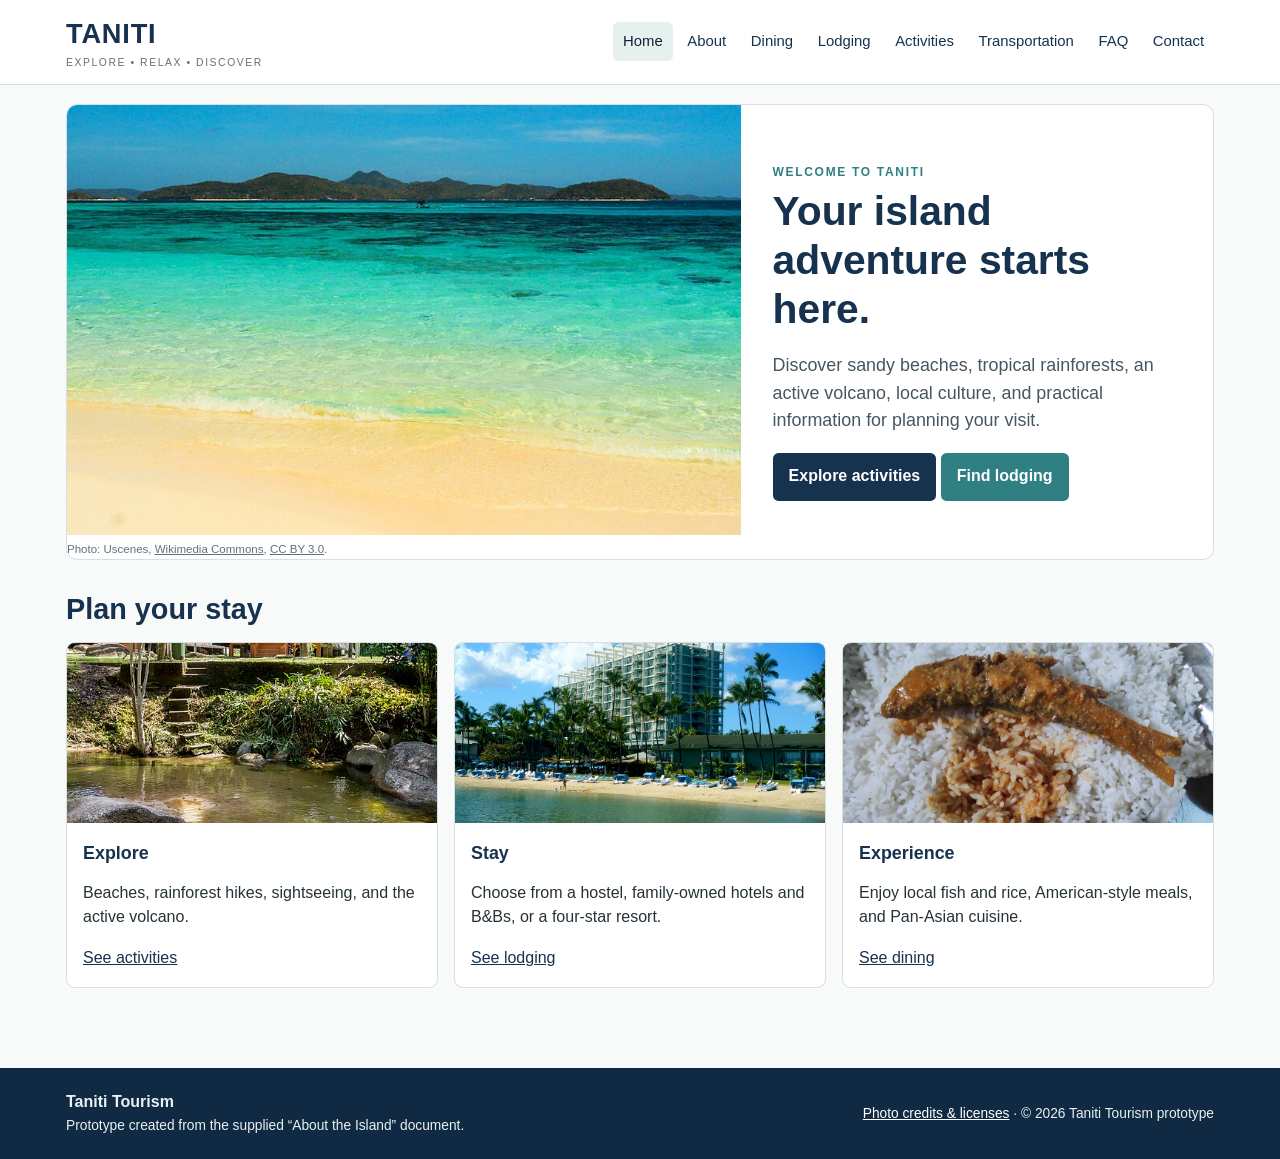
<file: index.html>
<!doctype html>
<html lang="en">

<head>
    <meta charset="utf-8">
    <meta name="viewport" content="width=device-width,initial-scale=1">
    <title>Taniti | Home</title>
    <link rel="stylesheet" href="styles.css">
</head>

<body>
    <header class="site-header">
        <div class="header-inner"><a class="brand" href="index.html">TANITI<span>Explore • Relax • Discover</span></a>
            <nav class="primary-nav" aria-label="Primary navigation"><a href="index.html" aria-current="page">Home</a><a
                    href="about.html">About</a><a href="dining.html">Dining</a><a href="lodging.html">Lodging</a><a
                    href="activities.html">Activities</a><a href="transportation.html">Transportation</a><a
                    href="faq.html">FAQ</a><a href="contact.html">Contact</a></nav>
        </div>
    </header>
    <main>
        <section class="hero">
            <div><img src="images/beach.jpeg" alt="Tropical beach with clear blue water">
                <p class="photo-credit">Photo: Uscenes, <a
                        href="https://commons.wikimedia.org/wiki/File:Tropical_Island_Water_And_Relaxing_Beach_(168670513).jpeg"
                        target="_blank" rel="noopener">Wikimedia Commons</a>, <a
                        href="https://creativecommons.org/licenses/by/3.0/deed.en" target="_blank" rel="noopener">CC BY
                        3.0</a>.</p>
            </div>
            <div class="hero-copy">
                <div class="eyebrow">Welcome to Taniti</div>
                <h1>Your island adventure starts here.</h1>
                <p class="lead">Discover sandy beaches, tropical rainforests, an active volcano, local culture, and
                    practical information for planning your visit.</p><a class="button" href="activities.html">Explore
                    activities</a> <a class="button secondary" href="lodging.html">Find lodging</a>
            </div>
        </section>
        <h2>Plan your stay</h2>
        <section class="cards">
            <article class="card"><img src="images/rainforest.jpg" alt="Tropical rainforest and natural pool">
                <div class="card-body">
                    <h3>Explore</h3>
                    <p>Beaches, rainforest hikes, sightseeing, and the active volcano.</p><a href="activities.html">See
                        activities</a>
                </div>
            </article>
            <article class="card"><img src="images/hotel.jpg" alt="Tropical beachfront hotel">
                <div class="card-body">
                    <h3>Stay</h3>
                    <p>Choose from a hostel, family-owned hotels and B&Bs, or a four-star resort.</p><a
                        href="lodging.html">See lodging</a>
                </div>
            </article>
            <article class="card"><img src="images/fish-rice.jpg" alt="Fish and rice meal">
                <div class="card-body">
                    <h3>Experience</h3>
                    <p>Enjoy local fish and rice, American-style meals, and Pan-Asian cuisine.</p><a
                        href="dining.html">See dining</a>
                </div>
            </article>
        </section>
    </main>
    <footer class="site-footer">
        <div class="footer-inner">
            <div><strong>Taniti Tourism</strong>
                <div class="small">Prototype created from the supplied “About the Island” document.</div>
            </div>
            <div class="small"><a href="credits.html">Photo credits & licenses</a> · © 2026 Taniti Tourism prototype
            </div>
        </div>
    </footer>
</body>

</html>
</file>
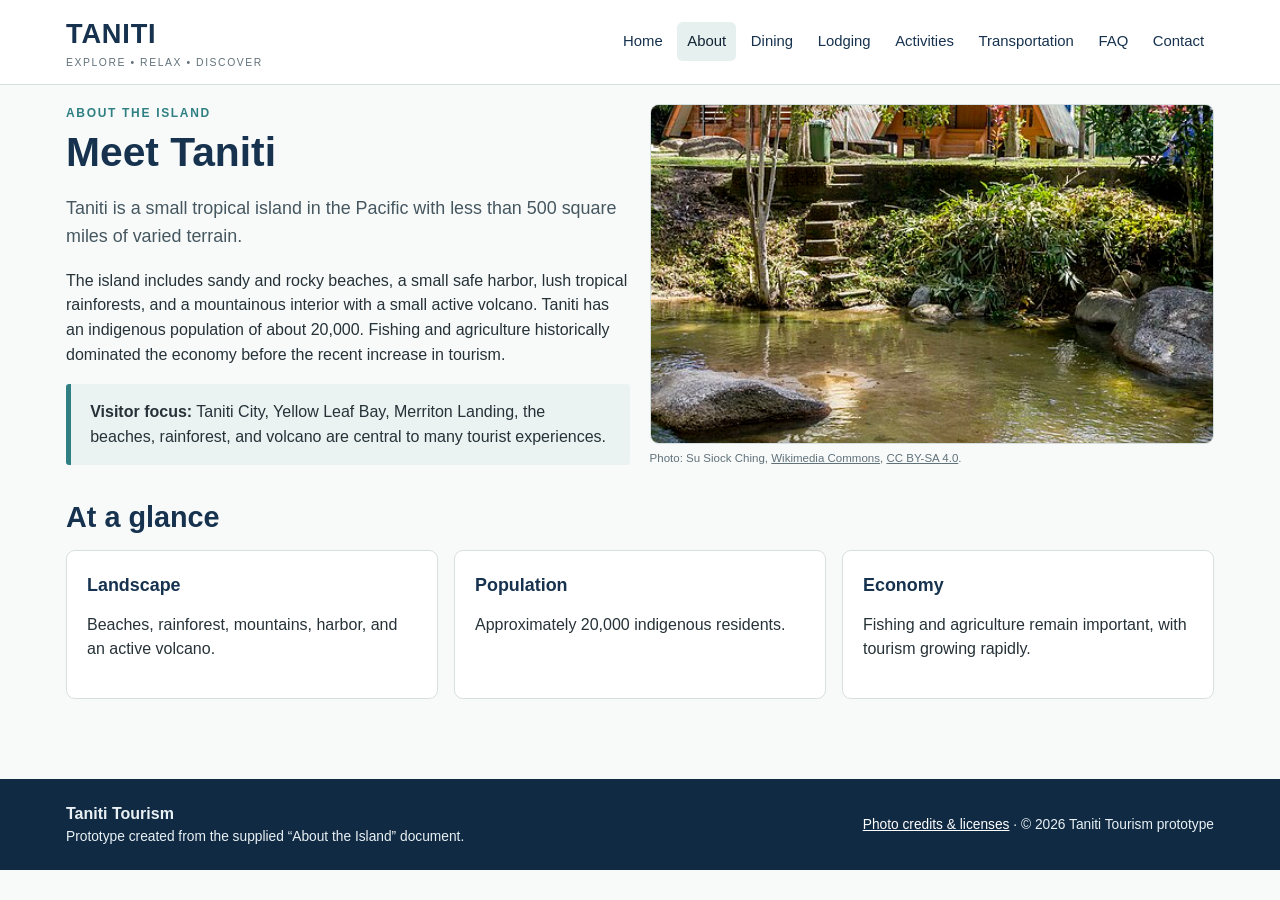
<file: about.html>
<!doctype html>
<html lang="en">

<head>
    <meta charset="utf-8">
    <meta name="viewport" content="width=device-width,initial-scale=1">
    <title>Taniti | About</title>
    <link rel="stylesheet" href="styles.css">
</head>

<body>
    <header class="site-header">
        <div class="header-inner"><a class="brand" href="index.html">TANITI<span>Explore • Relax • Discover</span></a>
            <nav class="primary-nav" aria-label="Primary navigation"><a href="index.html">Home</a><a href="about.html"
                    aria-current="page">About</a><a href="dining.html">Dining</a><a href="lodging.html">Lodging</a><a
                    href="activities.html">Activities</a><a href="transportation.html">Transportation</a><a
                    href="faq.html">FAQ</a><a href="contact.html">Contact</a></nav>
        </div>
    </header>
    <main>
        <div class="grid-2">
            <section>
                <div class="eyebrow">About the island</div>
                <h1>Meet Taniti</h1>
                <p class="lead">Taniti is a small tropical island in the Pacific with less than 500 square miles of
                    varied terrain.</p>
                <p>The island includes sandy and rocky beaches, a small safe harbor, lush tropical rainforests, and a
                    mountainous interior with a small active volcano. Taniti has an indigenous population of about
                    20,000. Fishing and agriculture historically dominated the economy before the recent increase in
                    tourism.</p>
                <div class="callout"><strong>Visitor focus:</strong> Taniti City, Yellow Leaf Bay, Merriton Landing, the
                    beaches, rainforest, and volcano are central to many tourist experiences.</div>
            </section>
            <div><img class="feature-image" src="images/rainforest.jpg" alt="Tropical rainforest and natural pool">
                <p class="photo-credit">Photo: Su Siock Ching, <a
                        href="https://commons.wikimedia.org/wiki/File:Tropical_Rainforest.jpg" target="_blank"
                        rel="noopener">Wikimedia Commons</a>, <a
                        href="https://creativecommons.org/licenses/by-sa/4.0/deed.en" target="_blank" rel="noopener">CC
                        BY-SA 4.0</a>.</p>
            </div>
        </div>
        <h2>At a glance</h2>
        <section class="grid-3">
            <div class="panel">
                <h3>Landscape</h3>
                <p>Beaches, rainforest, mountains, harbor, and an active volcano.</p>
            </div>
            <div class="panel">
                <h3>Population</h3>
                <p>Approximately 20,000 indigenous residents.</p>
            </div>
            <div class="panel">
                <h3>Economy</h3>
                <p>Fishing and agriculture remain important, with tourism growing rapidly.</p>
            </div>
        </section>
    </main>
    <footer class="site-footer">
        <div class="footer-inner">
            <div><strong>Taniti Tourism</strong>
                <div class="small">Prototype created from the supplied “About the Island” document.</div>
            </div>
            <div class="small"><a href="credits.html">Photo credits & licenses</a> · © 2026 Taniti Tourism prototype
            </div>
        </div>
    </footer>
</body>

</html>
</file>
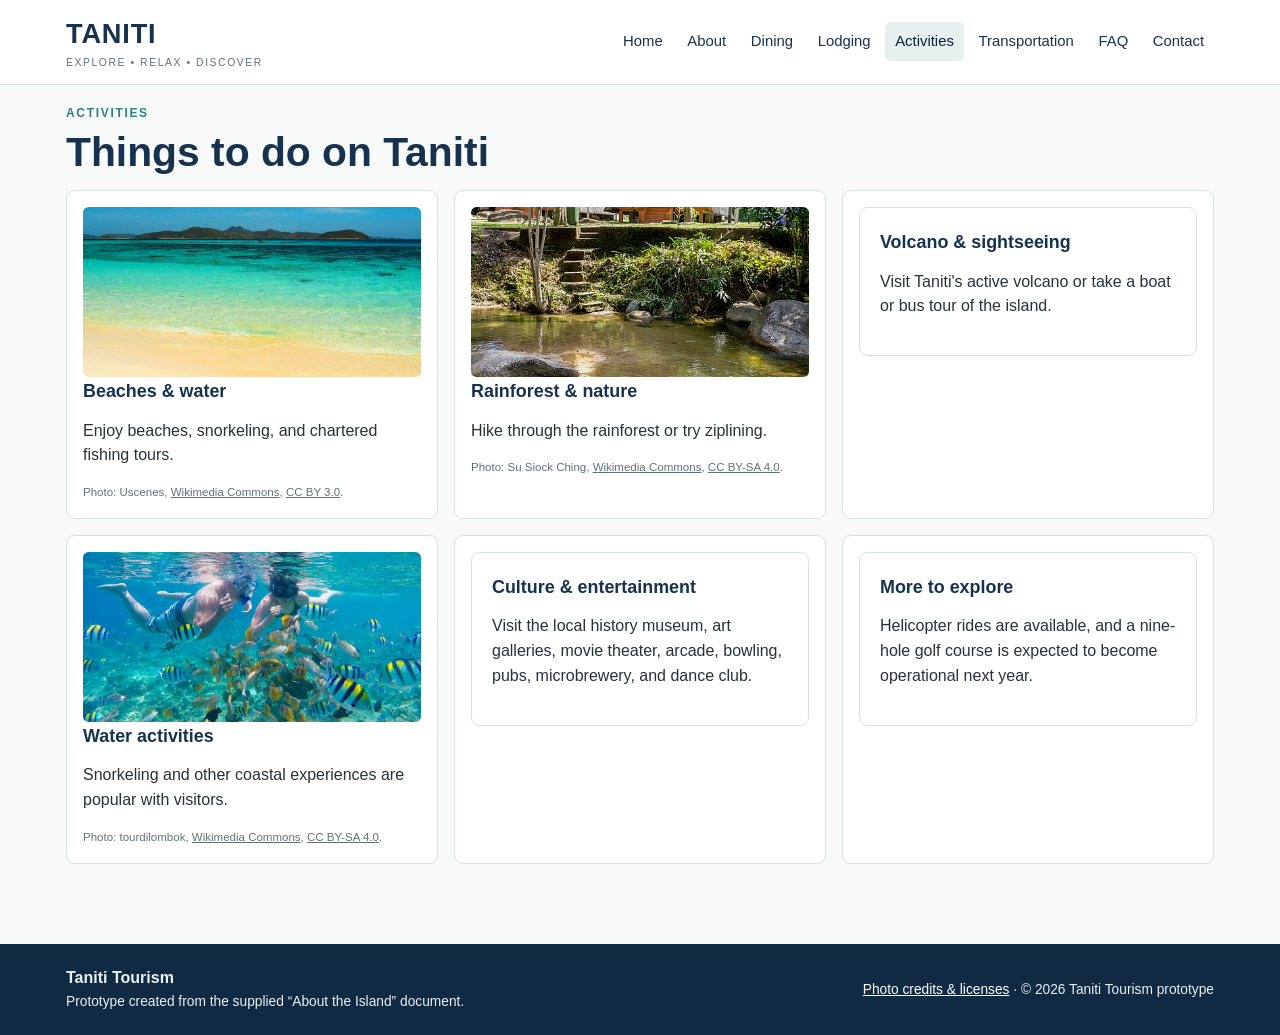
<file: activities.html>
<!doctype html>
<html lang="en">

<head>
    <meta charset="utf-8">
    <meta name="viewport" content="width=device-width,initial-scale=1">
    <title>Taniti | Activities</title>
    <link rel="stylesheet" href="styles.css">
</head>

<body>
    <header class="site-header">
        <div class="header-inner"><a class="brand" href="index.html">TANITI<span>Explore • Relax • Discover</span></a>
            <nav class="primary-nav" aria-label="Primary navigation"><a href="index.html">Home</a><a
                    href="about.html">About</a><a href="dining.html">Dining</a><a href="lodging.html">Lodging</a><a
                    href="activities.html" aria-current="page">Activities</a><a
                    href="transportation.html">Transportation</a><a href="faq.html">FAQ</a><a
                    href="contact.html">Contact</a></nav>
        </div>
    </header>
    <main>
        <div class="eyebrow">Activities</div>
        <h1>Things to do on Taniti</h1>
        <!--<p class="lead">Based on guerrilla-testing feedback, activities are grouped into clear categories so visitors
            can scan the page quickly.</p>-->
        <section class="grid-3">
            <article class="category"><img src="images/beach.jpeg" alt="Tropical beach">
                <h3>Beaches & water</h3>
                <p>Enjoy beaches, snorkeling, and chartered fishing tours.</p>
                <p class="photo-credit">Photo: Uscenes, <a
                        href="https://commons.wikimedia.org/wiki/File:Tropical_Island_Water_And_Relaxing_Beach_(168670513).jpeg"
                        target="_blank" rel="noopener">Wikimedia Commons</a>, <a
                        href="https://creativecommons.org/licenses/by/3.0/deed.en" target="_blank" rel="noopener">CC BY
                        3.0</a>.</p>
            </article>
            <article class="category"><img src="images/rainforest.jpg" alt="Tropical rainforest and natural pool">
                <h3>Rainforest & nature</h3>
                <p>Hike through the rainforest or try ziplining.</p>
                <p class="photo-credit">Photo: Su Siock Ching, <a
                        href="https://commons.wikimedia.org/wiki/File:Tropical_Rainforest.jpg" target="_blank"
                        rel="noopener">Wikimedia Commons</a>, <a
                        href="https://creativecommons.org/licenses/by-sa/4.0/deed.en" target="_blank" rel="noopener">CC
                        BY-SA 4.0</a>.</p>
            </article>
            <article class="category">
                <div class="panel">
                    <h3>Volcano & sightseeing</h3>
                    <p>Visit Taniti's active volcano or take a boat or bus tour of the island.</p>
                </div>
            </article>
            <article class="category"><img src="images/snorkeling.jpg" alt="People snorkeling with tropical fish">
                <h3>Water activities</h3>
                <p>Snorkeling and other coastal experiences are popular with visitors.</p>
                <p class="photo-credit">Photo: tourdilombok, <a
                        href="https://commons.wikimedia.org/wiki/File:Snorkling_nanggu.jpg" target="_blank"
                        rel="noopener">Wikimedia Commons</a>, <a
                        href="https://creativecommons.org/licenses/by-sa/4.0/deed.en" target="_blank" rel="noopener">CC
                        BY-SA 4.0</a>.</p>
            </article>
            <article class="category">
                <div class="panel">
                    <h3>Culture & entertainment</h3>
                    <p>Visit the local history museum, art galleries, movie theater, arcade, bowling, pubs,
                        microbrewery, and dance club.</p>
                </div>
            </article>
            <article class="category">
                <div class="panel">
                    <h3>More to explore</h3>
                    <p>Helicopter rides are available, and a nine-hole golf course is expected to become operational
                        next year.</p>
                </div>
            </article>
        </section>
    </main>
    <footer class="site-footer">
        <div class="footer-inner">
            <div><strong>Taniti Tourism</strong>
                <div class="small">Prototype created from the supplied “About the Island” document.</div>
            </div>
            <div class="small"><a href="credits.html">Photo credits & licenses</a> · © 2026 Taniti Tourism prototype
            </div>
        </div>
    </footer>
</body>

</html>
</file>
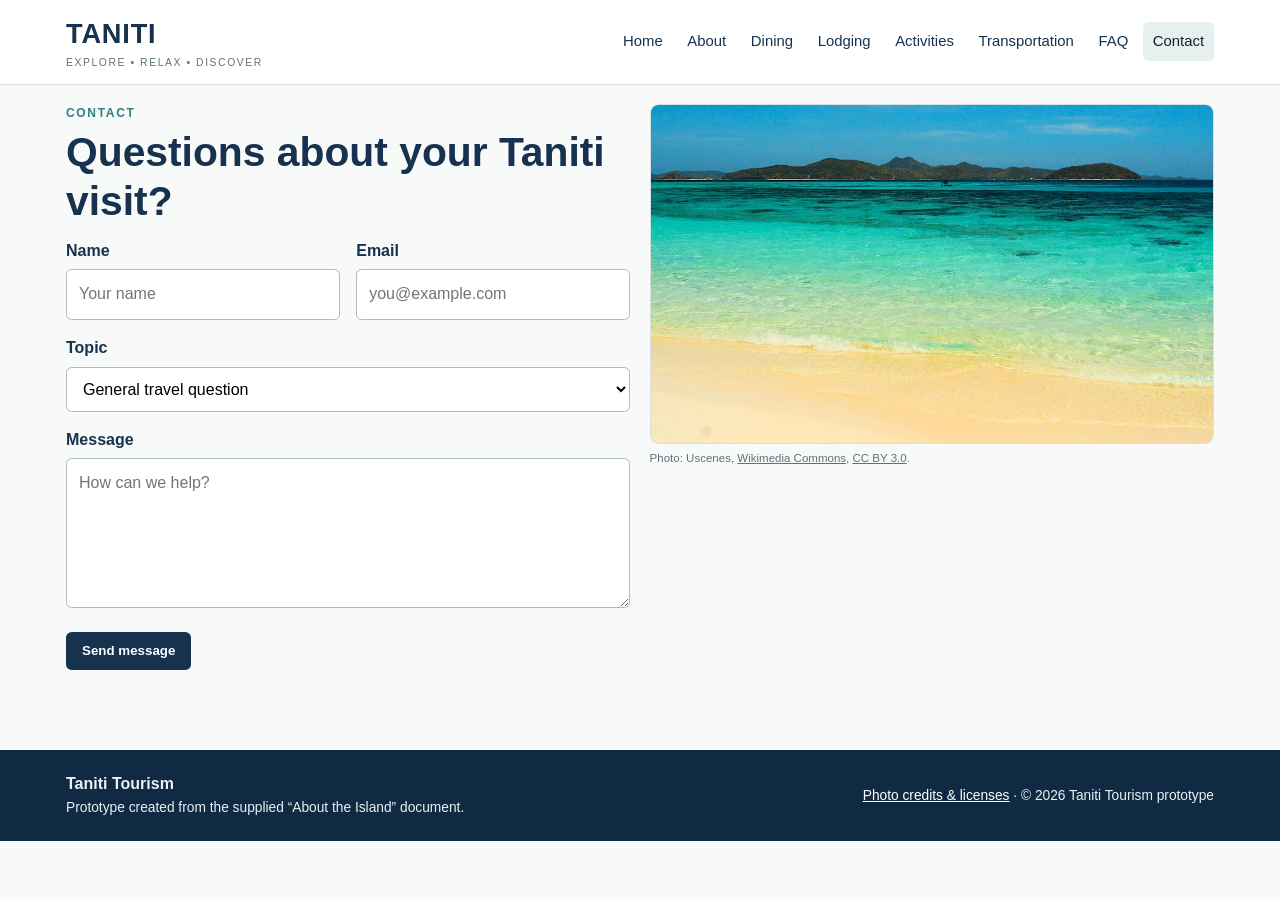
<file: contact.html>
<!doctype html>
<html lang="en">

<head>
    <meta charset="utf-8">
    <meta name="viewport" content="width=device-width,initial-scale=1">
    <title>Taniti | Contact</title>
    <link rel="stylesheet" href="styles.css">
</head>

<body>
    <header class="site-header">
        <div class="header-inner"><a class="brand" href="index.html">TANITI<span>Explore • Relax • Discover</span></a>
            <nav class="primary-nav" aria-label="Primary navigation"><a href="index.html">Home</a><a
                    href="about.html">About</a><a href="dining.html">Dining</a><a href="lodging.html">Lodging</a><a
                    href="activities.html">Activities</a><a href="transportation.html">Transportation</a><a
                    href="faq.html">FAQ</a><a href="contact.html" aria-current="page">Contact</a></nav>
        </div>
    </header>
    <main>
        <div class="grid-2">
            <section>
                <div class="eyebrow">Contact</div>
                <h1>Questions about your Taniti visit?</h1>
                <!--<p class="lead">Use this prototype form to show how a traveler could request additional tourism
                    information.</p>-->
                <form action="#" method="get">
                    <div class="form-grid">
                        <div><label for="name">Name</label><input id="name" name="name" type="text"
                                placeholder="Your name"></div>
                        <div><label for="email">Email</label><input id="email" name="email" type="email"
                                placeholder="you@example.com"></div>
                        <div class="full"><label for="topic">Topic</label><select id="topic" name="topic">
                                <option>General travel question</option>
                                <option>Lodging</option>
                                <option>Activities</option>
                                <option>Transportation</option>
                                <option>Dining</option>
                            </select></div>
                        <div class="full"><label for="message">Message</label><textarea id="message" name="message"
                                placeholder="How can we help?"></textarea></div>
                        <div class="full"><button class="button" type="submit">Send message</button></div>
                    </div>
                </form>
            </section>
            <div><img class="feature-image" src="images/beach.jpeg" alt="Tropical beach">
                <p class="photo-credit">Photo: Uscenes, <a
                        href="https://commons.wikimedia.org/wiki/File:Tropical_Island_Water_And_Relaxing_Beach_(168670513).jpeg"
                        target="_blank" rel="noopener">Wikimedia Commons</a>, <a
                        href="https://creativecommons.org/licenses/by/3.0/deed.en" target="_blank" rel="noopener">CC BY
                        3.0</a>.</p>
            </div>
        </div>
    </main>
    <footer class="site-footer">
        <div class="footer-inner">
            <div><strong>Taniti Tourism</strong>
                <div class="small">Prototype created from the supplied “About the Island” document.</div>
            </div>
            <div class="small"><a href="credits.html">Photo credits & licenses</a> · © 2026 Taniti Tourism prototype
            </div>
        </div>
    </footer>
</body>

</html>
</file>
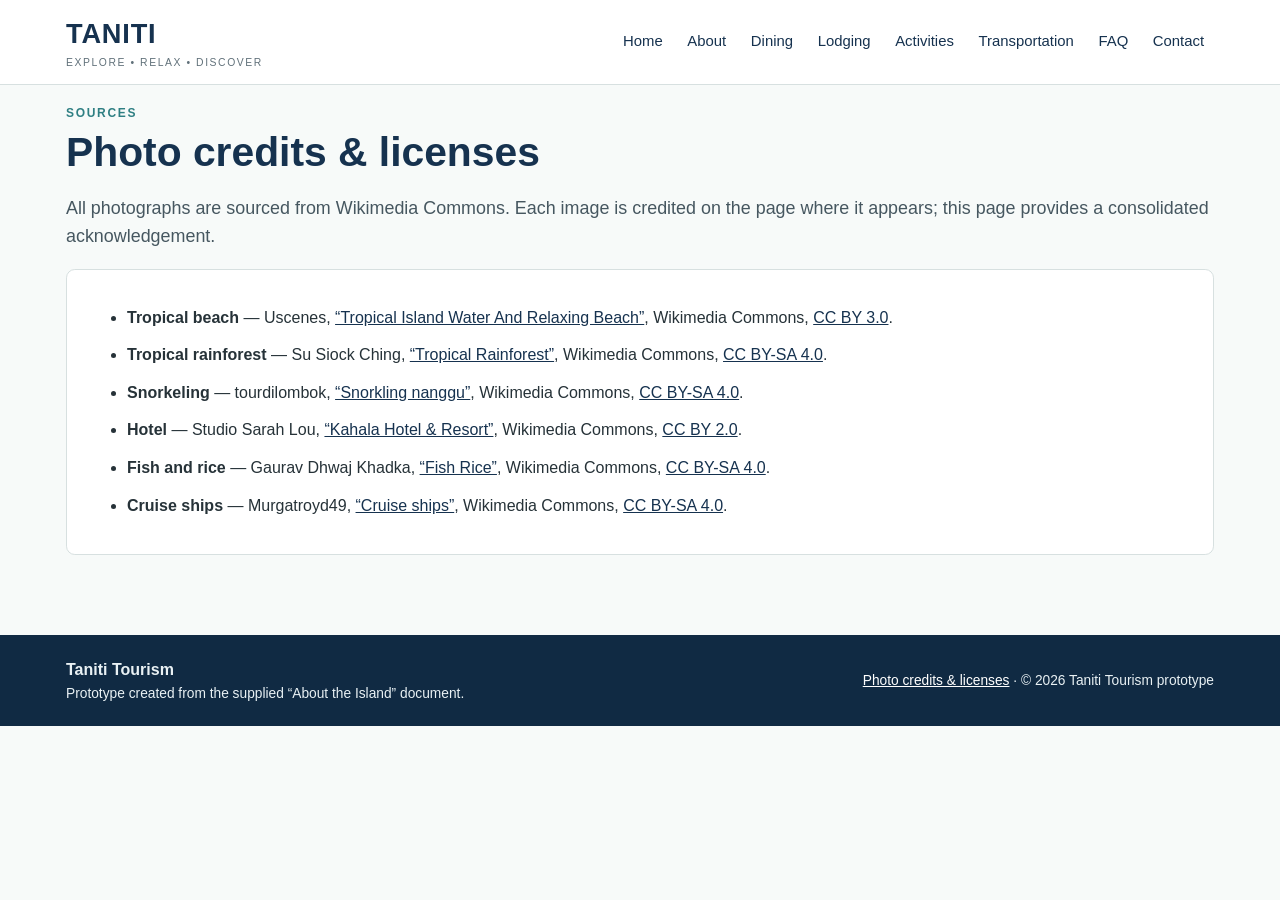
<file: credits.html>
<!doctype html>
<html lang="en">

<head>
    <meta charset="utf-8">
    <meta name="viewport" content="width=device-width,initial-scale=1">
    <title>Taniti | Photo Credits</title>
    <link rel="stylesheet" href="styles.css">
</head>

<body>
    <header class="site-header">
        <div class="header-inner"><a class="brand" href="index.html">TANITI<span>Explore • Relax • Discover</span></a>
            <nav class="primary-nav" aria-label="Primary navigation"><a href="index.html">Home</a><a
                    href="about.html">About</a><a href="dining.html">Dining</a><a href="lodging.html">Lodging</a><a
                    href="activities.html">Activities</a><a href="transportation.html">Transportation</a><a
                    href="faq.html">FAQ</a><a href="contact.html">Contact</a></nav>
        </div>
    </header>
    <main>
        <div class="eyebrow">Sources</div>
        <h1>Photo credits & licenses</h1>
        <p class="lead">All photographs are sourced from Wikimedia Commons. Each image is credited on the page
            where it appears; this page provides a consolidated acknowledgement.</p>
        <div class="panel">
            <ul class="credit-list">
                <li><strong>Tropical beach</strong> — Uscenes, <a
                        href="https://commons.wikimedia.org/wiki/File:Tropical_Island_Water_And_Relaxing_Beach_(168670513).jpeg"
                        target="_blank" rel="noopener">“Tropical Island Water And Relaxing Beach”</a>, Wikimedia
                    Commons, <a href="https://creativecommons.org/licenses/by/3.0/deed.en" target="_blank"
                        rel="noopener">CC BY 3.0</a>.</li>
                <li><strong>Tropical rainforest</strong> — Su Siock Ching, <a
                        href="https://commons.wikimedia.org/wiki/File:Tropical_Rainforest.jpg" target="_blank"
                        rel="noopener">“Tropical Rainforest”</a>, Wikimedia Commons, <a
                        href="https://creativecommons.org/licenses/by-sa/4.0/deed.en" target="_blank" rel="noopener">CC
                        BY-SA 4.0</a>.</li>
                <li><strong>Snorkeling</strong> — tourdilombok, <a
                        href="https://commons.wikimedia.org/wiki/File:Snorkling_nanggu.jpg" target="_blank"
                        rel="noopener">“Snorkling nanggu”</a>, Wikimedia Commons, <a
                        href="https://creativecommons.org/licenses/by-sa/4.0/deed.en" target="_blank" rel="noopener">CC
                        BY-SA 4.0</a>.</li>
                <li><strong>Hotel</strong> — Studio Sarah Lou, <a
                        href="https://commons.wikimedia.org/wiki/File:Kahala_Hotel_%26_Resort.jpg" target="_blank"
                        rel="noopener">“Kahala Hotel &amp; Resort”</a>, Wikimedia Commons, <a
                        href="https://creativecommons.org/licenses/by/2.0/deed.en" target="_blank" rel="noopener">CC BY
                        2.0</a>.</li>
                <li><strong>Fish and rice</strong> — Gaurav Dhwaj Khadka, <a
                        href="https://commons.wikimedia.org/wiki/File:Fish_Rice.jpg" target="_blank"
                        rel="noopener">“Fish Rice”</a>, Wikimedia Commons, <a
                        href="https://creativecommons.org/licenses/by-sa/4.0/deed.en" target="_blank" rel="noopener">CC
                        BY-SA 4.0</a>.</li>
                <li><strong>Cruise ships</strong> — Murgatroyd49, <a
                        href="https://commons.wikimedia.org/wiki/File:Cruise_ships.jpg" target="_blank"
                        rel="noopener">“Cruise ships”</a>, Wikimedia Commons, <a
                        href="https://creativecommons.org/licenses/by-sa/4.0/deed.en" target="_blank" rel="noopener">CC
                        BY-SA 4.0</a>.</li>
            </ul>
        </div>
    </main>
    <footer class="site-footer">
        <div class="footer-inner">
            <div><strong>Taniti Tourism</strong>
                <div class="small">Prototype created from the supplied “About the Island” document.</div>
            </div>
            <div class="small"><a href="credits.html">Photo credits & licenses</a> · © 2026 Taniti Tourism prototype
            </div>
        </div>
    </footer>
</body>

</html>
</file>
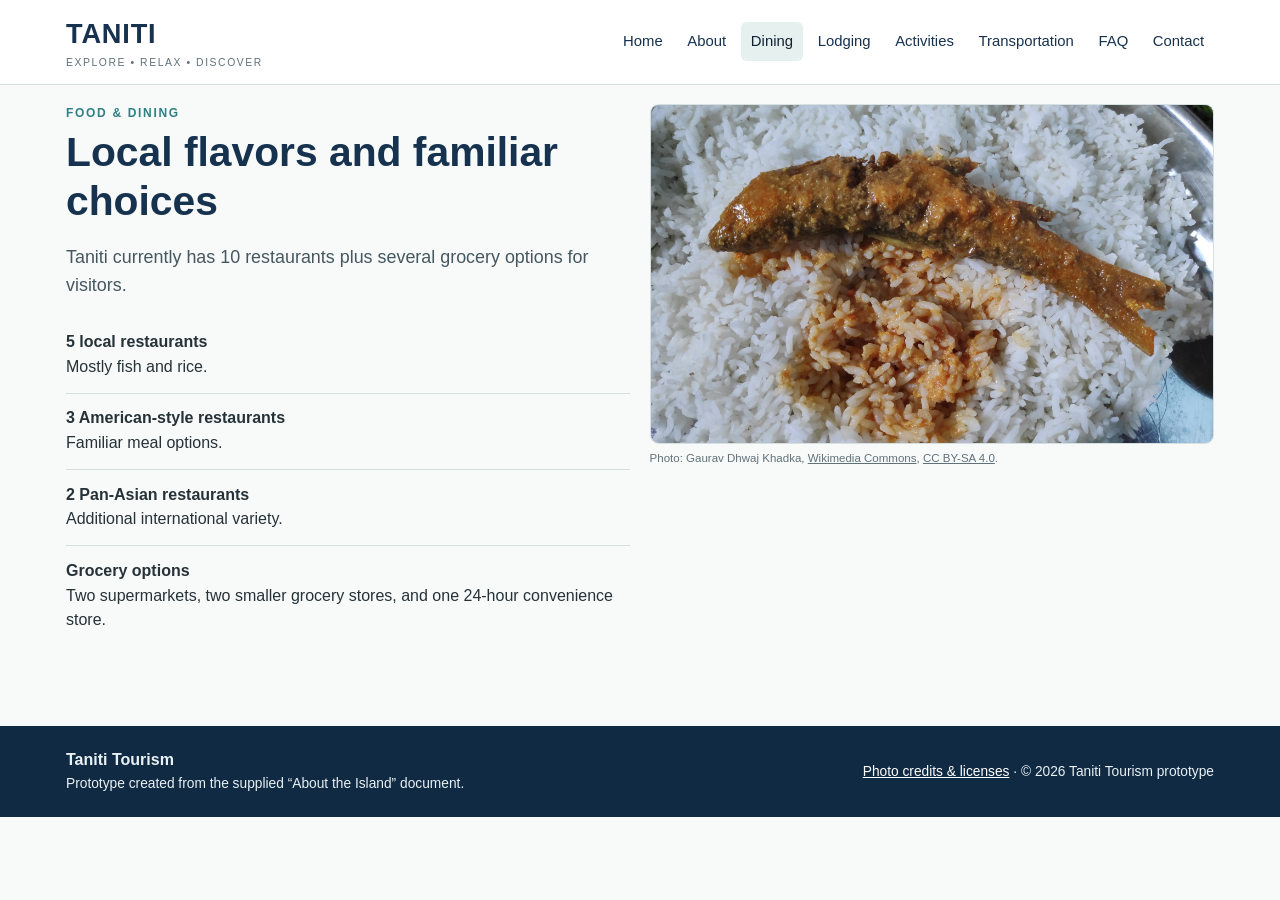
<file: dining.html>
<!doctype html>
<html lang="en">

<head>
    <meta charset="utf-8">
    <meta name="viewport" content="width=device-width,initial-scale=1">
    <title>Taniti | Dining</title>
    <link rel="stylesheet" href="styles.css">
</head>

<body>
    <header class="site-header">
        <div class="header-inner"><a class="brand" href="index.html">TANITI<span>Explore • Relax • Discover</span></a>
            <nav class="primary-nav" aria-label="Primary navigation"><a href="index.html">Home</a><a
                    href="about.html">About</a><a href="dining.html" aria-current="page">Dining</a><a
                    href="lodging.html">Lodging</a><a href="activities.html">Activities</a><a
                    href="transportation.html">Transportation</a><a href="faq.html">FAQ</a><a
                    href="contact.html">Contact</a></nav>
        </div>
    </header>
    <main>
        <div class="grid-2">
            <section>
                <div class="eyebrow">Food & dining</div>
                <h1>Local flavors and familiar choices</h1>
                <p class="lead">Taniti currently has 10 restaurants plus several grocery options for visitors.</p>
                <ul class="icon-list">
                    <li><strong>5 local restaurants</strong><br>Mostly fish and rice.</li>
                    <li><strong>3 American-style restaurants</strong><br>Familiar meal options.</li>
                    <li><strong>2 Pan-Asian restaurants</strong><br>Additional international variety.</li>
                    <li><strong>Grocery options</strong><br>Two supermarkets, two smaller grocery stores, and one
                        24-hour convenience store.</li>
                </ul>
            </section>
            <div><img class="feature-image" src="images/fish-rice.jpg" alt="Fish and rice meal">
                <p class="photo-credit">Photo: Gaurav Dhwaj Khadka, <a
                        href="https://commons.wikimedia.org/wiki/File:Fish_Rice.jpg" target="_blank"
                        rel="noopener">Wikimedia Commons</a>, <a
                        href="https://creativecommons.org/licenses/by-sa/4.0/deed.en" target="_blank" rel="noopener">CC
                        BY-SA 4.0</a>.</p>
            </div>
        </div>
    </main>
    <footer class="site-footer">
        <div class="footer-inner">
            <div><strong>Taniti Tourism</strong>
                <div class="small">Prototype created from the supplied “About the Island” document.</div>
            </div>
            <div class="small"><a href="credits.html">Photo credits & licenses</a> · © 2026 Taniti Tourism prototype
            </div>
        </div>
    </footer>
</body>

</html>
</file>
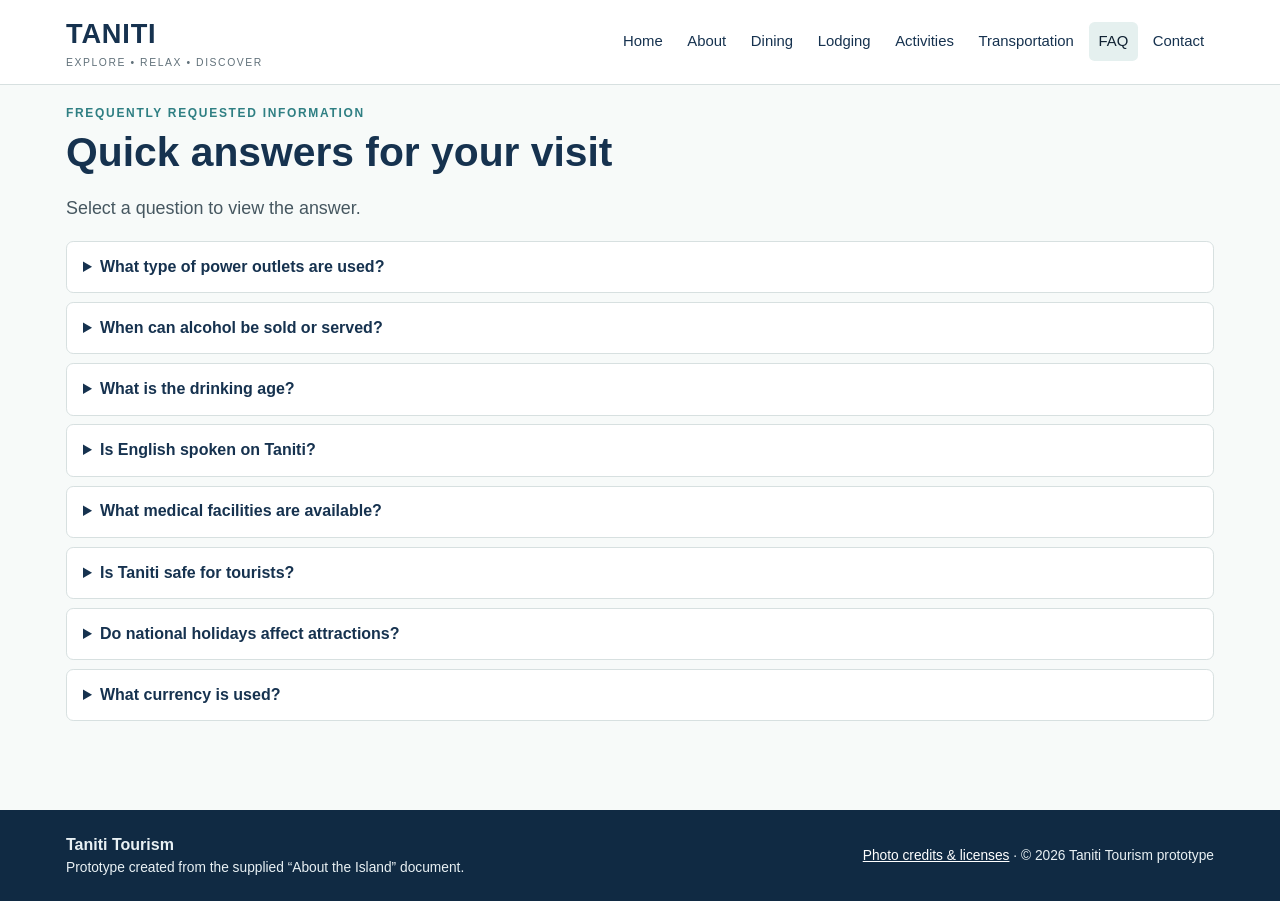
<file: faq.html>
<!doctype html>
<html lang="en">

<head>
    <meta charset="utf-8">
    <meta name="viewport" content="width=device-width,initial-scale=1">
    <title>Taniti | FAQ</title>
    <link rel="stylesheet" href="styles.css">
</head>

<body>
    <header class="site-header">
        <div class="header-inner"><a class="brand" href="index.html">TANITI<span>Explore • Relax • Discover</span></a>
            <nav class="primary-nav" aria-label="Primary navigation"><a href="index.html">Home</a><a
                    href="about.html">About</a><a href="dining.html">Dining</a><a href="lodging.html">Lodging</a><a
                    href="activities.html">Activities</a><a href="transportation.html">Transportation</a><a
                    href="faq.html" aria-current="page">FAQ</a><a href="contact.html">Contact</a></nav>
        </div>
    </header>
    <main>
        <div class="eyebrow">Frequently requested information</div>
        <h1>Quick answers for your visit</h1>
        <p class="lead">Select a question to view the answer.</p>
        <details>
            <summary>What type of power outlets are used?</summary>
            <p>Power outlets are 120 volts, the same as in the United States.</p>
        </details>
        <details>
            <summary>When can alcohol be sold or served?</summary>
            <p>Alcohol cannot be served or sold between midnight and 9:00 a.m.</p>
        </details>
        <details>
            <summary>What is the drinking age?</summary>
            <p>The drinking age on Taniti is 18, and it is not strictly enforced.</p>
        </details>
        <details>
            <summary>Is English spoken on Taniti?</summary>
            <p>Many younger Tanitians speak fluent English. Very little English is spoken in rural areas, especially by
                older residents.</p>
        </details>
        <details>
            <summary>What medical facilities are available?</summary>
            <p>There is one hospital and several clinics. The hospital has many multilingual employees.</p>
        </details>
        <details>
            <summary>Is Taniti safe for tourists?</summary>
            <p>Violent crime is very rare, though reports of pickpocketing and other petty crimes are increasing as
                tourism grows.</p>
        </details>
        <details>
            <summary>Do national holidays affect attractions?</summary>
            <p>Yes. Taniti has many national holidays, and tourist attractions and restaurants may close on holidays.
            </p>
        </details>
        <details>
            <summary>What currency is used?</summary>
            <p>Taniti uses the U.S. Dollar. Many businesses also accept Euros and Yen. Banks provide currency exchange,
                and many businesses accept major credit cards.</p>
        </details>
    </main>
    <footer class="site-footer">
        <div class="footer-inner">
            <div><strong>Taniti Tourism</strong>
                <div class="small">Prototype created from the supplied “About the Island” document.</div>
            </div>
            <div class="small"><a href="credits.html">Photo credits & licenses</a> · © 2026 Taniti Tourism prototype
            </div>
        </div>
    </footer>
</body>

</html>
</file>
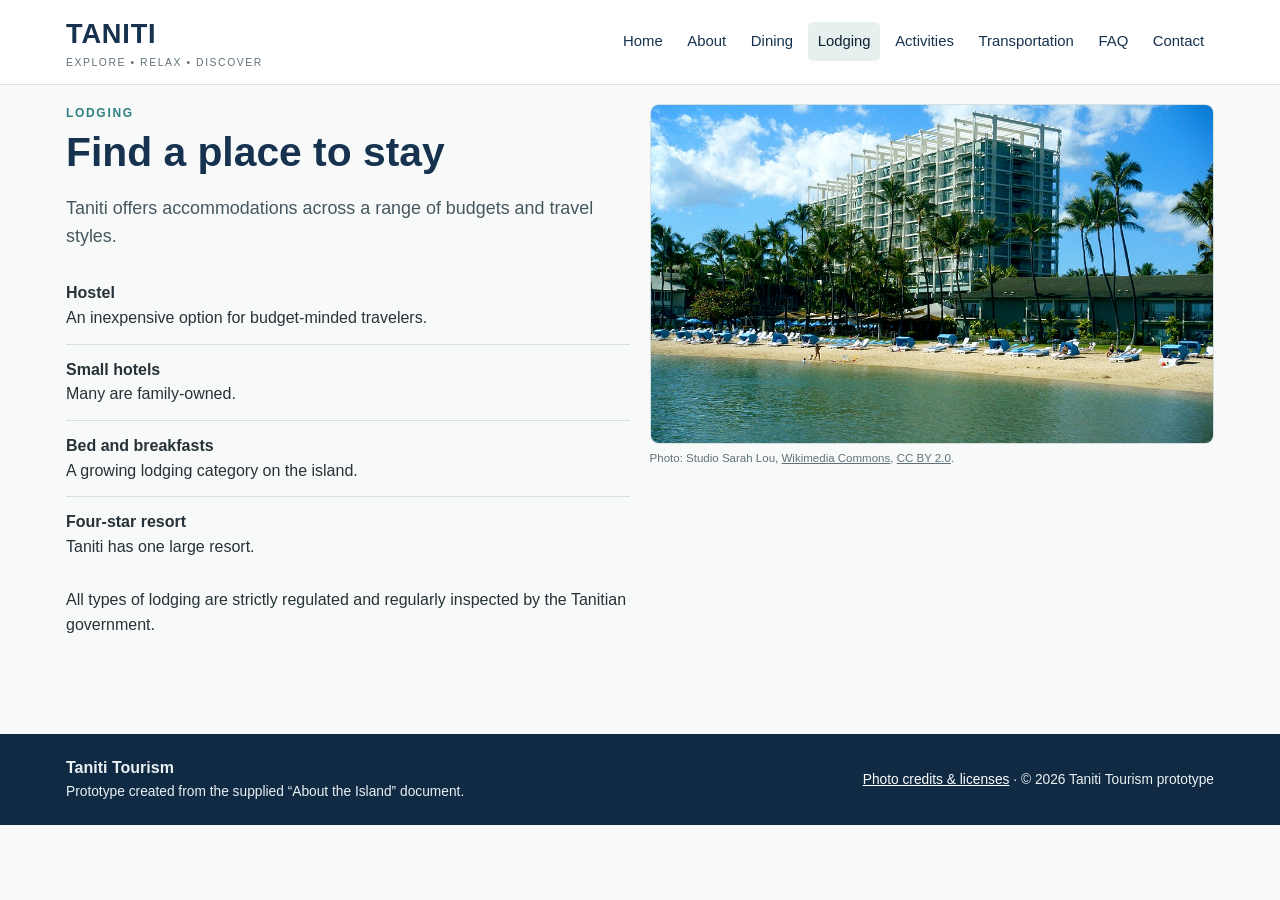
<file: lodging.html>
<!doctype html>
<html lang="en">

<head>
    <meta charset="utf-8">
    <meta name="viewport" content="width=device-width,initial-scale=1">
    <title>Taniti | Lodging</title>
    <link rel="stylesheet" href="styles.css">
</head>

<body>
    <header class="site-header">
        <div class="header-inner"><a class="brand" href="index.html">TANITI<span>Explore • Relax • Discover</span></a>
            <nav class="primary-nav" aria-label="Primary navigation"><a href="index.html">Home</a><a
                    href="about.html">About</a><a href="dining.html">Dining</a><a href="lodging.html"
                    aria-current="page">Lodging</a><a href="activities.html">Activities</a><a
                    href="transportation.html">Transportation</a><a href="faq.html">FAQ</a><a
                    href="contact.html">Contact</a></nav>
        </div>
    </header>
    <main>
        <div class="grid-2">
            <section>
                <div class="eyebrow">Lodging</div>
                <h1>Find a place to stay</h1>
                <p class="lead">Taniti offers accommodations across a range of budgets and travel styles.</p>
                <ul class="icon-list">
                    <li><strong>Hostel</strong><br>An inexpensive option for budget-minded travelers.</li>
                    <li><strong>Small hotels</strong><br>Many are family-owned.</li>
                    <li><strong>Bed and breakfasts</strong><br>A growing lodging category on the island.</li>
                    <li><strong>Four-star resort</strong><br>Taniti has one large resort.</li>
                </ul>
                <p>All types of lodging are strictly regulated and regularly inspected by the Tanitian government.</p>
            </section>
            <div><img class="feature-image" src="images/hotel.jpg" alt="Tropical beachfront hotel">
                <p class="photo-credit">Photo: Studio Sarah Lou, <a
                        href="https://commons.wikimedia.org/wiki/File:Kahala_Hotel_%26_Resort.jpg" target="_blank"
                        rel="noopener">Wikimedia Commons</a>, <a
                        href="https://creativecommons.org/licenses/by/2.0/deed.en" target="_blank" rel="noopener">CC BY
                        2.0</a>.</p>
            </div>
        </div>
    </main>
    <footer class="site-footer">
        <div class="footer-inner">
            <div><strong>Taniti Tourism</strong>
                <div class="small">Prototype created from the supplied “About the Island” document.</div>
            </div>
            <div class="small"><a href="credits.html">Photo credits & licenses</a> · © 2026 Taniti Tourism prototype
            </div>
        </div>
    </footer>
</body>

</html>
</file>
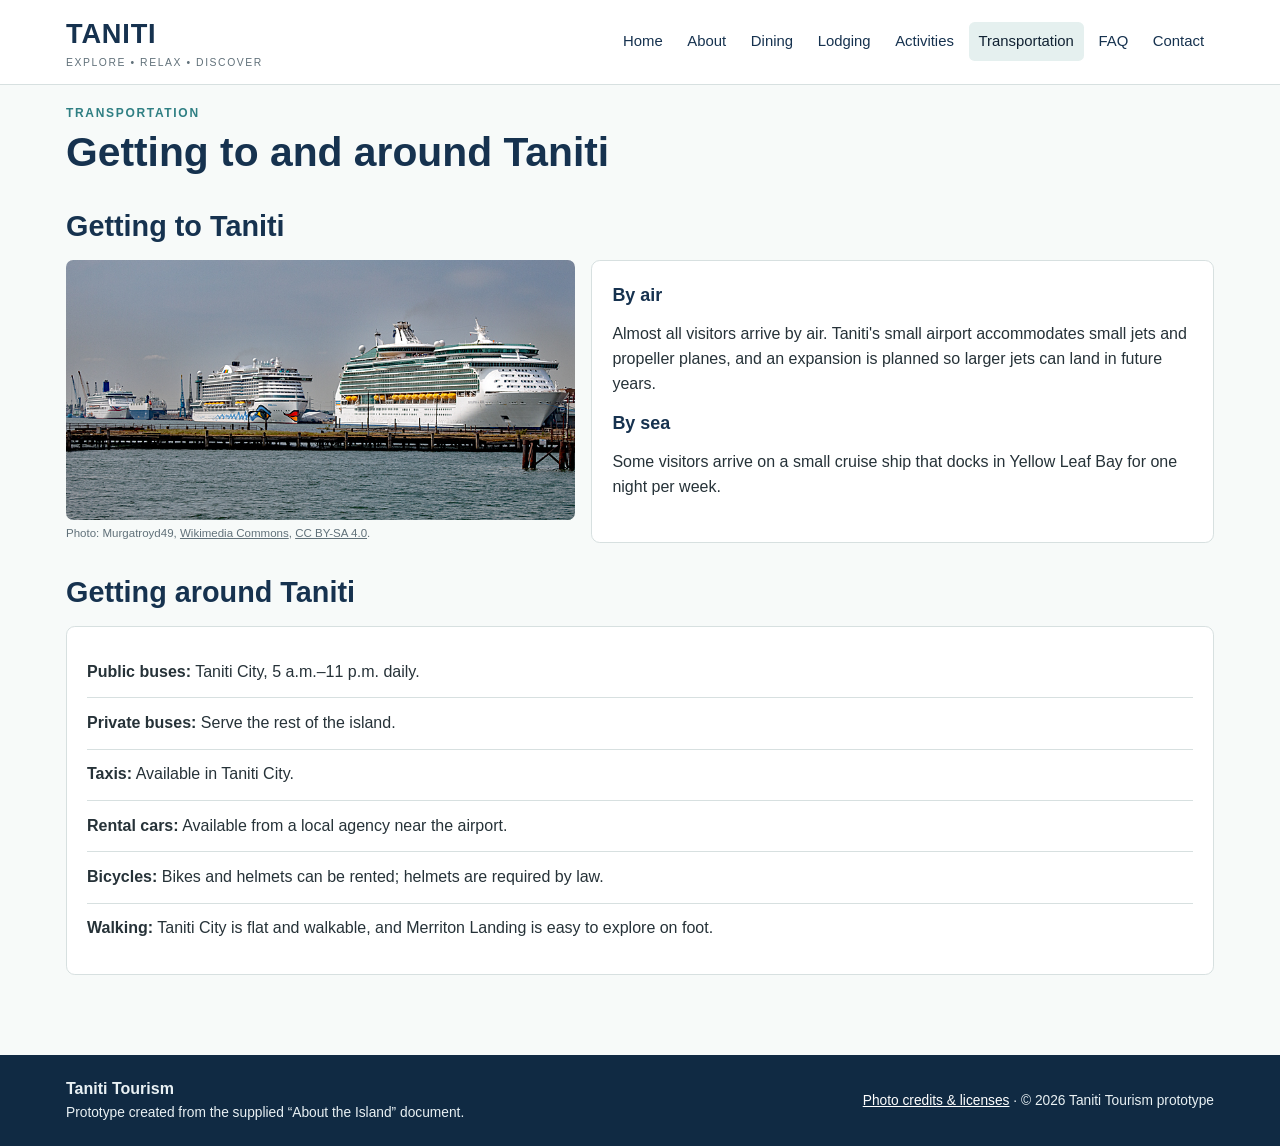
<file: transportation.html>
<!doctype html>
<html lang="en">

<head>
    <meta charset="utf-8">
    <meta name="viewport" content="width=device-width,initial-scale=1">
    <title>Taniti | Transportation</title>
    <link rel="stylesheet" href="styles.css">
</head>

<body>
    <header class="site-header">
        <div class="header-inner"><a class="brand" href="index.html">TANITI<span>Explore • Relax • Discover</span></a>
            <nav class="primary-nav" aria-label="Primary navigation"><a href="index.html">Home</a><a
                    href="about.html">About</a><a href="dining.html">Dining</a><a href="lodging.html">Lodging</a><a
                    href="activities.html">Activities</a><a href="transportation.html"
                    aria-current="page">Transportation</a><a href="faq.html">FAQ</a><a href="contact.html">Contact</a>
            </nav>
        </div>
    </header>
    <main>
        <div class="eyebrow">Transportation</div>
        <h1>Getting to and around Taniti</h1>
        <h2>Getting to Taniti</h2>
        <section class="transport-section">
            <div><img src="images/cruise-ships.jpg" alt="Cruise ships at port">
                <p class="photo-credit">Photo: Murgatroyd49, <a
                        href="https://commons.wikimedia.org/wiki/File:Cruise_ships.jpg" target="_blank"
                        rel="noopener">Wikimedia Commons</a>, <a
                        href="https://creativecommons.org/licenses/by-sa/4.0/deed.en" target="_blank" rel="noopener">CC
                        BY-SA 4.0</a>.</p>
            </div>
            <div class="panel">
                <h3>By air</h3>
                <p>Almost all visitors arrive by air. Taniti's small airport accommodates small jets and propeller
                    planes, and an expansion is planned so larger jets can land in future years.</p>
                <h3>By sea</h3>
                <p>Some visitors arrive on a small cruise ship that docks in Yellow Leaf Bay for one night per week.</p>
            </div>
        </section>
        <h2>Getting around Taniti</h2>
        <section class="panel">
            <ul class="icon-list">
                <li><strong>Public buses:</strong> Taniti City, 5 a.m.–11 p.m. daily.</li>
                <li><strong>Private buses:</strong> Serve the rest of the island.</li>
                <li><strong>Taxis:</strong> Available in Taniti City.</li>
                <li><strong>Rental cars:</strong> Available from a local agency near the airport.</li>
                <li><strong>Bicycles:</strong> Bikes and helmets can be rented; helmets are required by law.</li>
                <li><strong>Walking:</strong> Taniti City is flat and walkable, and Merriton Landing is easy to explore
                    on foot.</li>
            </ul>
        </section>
    </main>
    <footer class="site-footer">
        <div class="footer-inner">
            <div><strong>Taniti Tourism</strong>
                <div class="small">Prototype created from the supplied “About the Island” document.</div>
            </div>
            <div class="small"><a href="credits.html">Photo credits & licenses</a> · © 2026 Taniti Tourism prototype
            </div>
        </div>
    </footer>
</body>

</html>
</file>
<file: styles.css>
:root {
  --navy: #16324f;
  --teal: #2f7f83;
  --sand: #f3efe5;
  --light: #f7faf9;
  --text: #263238;
  --muted: #61717a;
  --border: #d7e0e0;
  --white: #ffffff;
}

* {
  box-sizing: border-box
}

html {
  scroll-behavior: smooth
}

body {
  margin: 0;
  font-family: Arial, Helvetica, sans-serif;
  color: var(--text);
  background: var(--light);
  line-height: 1.55
}

a {
  color: var(--navy)
}

img {
  max-width: 100%;
  display: block
}

.site-header {
  background: var(--white);
  border-bottom: 1px solid var(--border);
  position: sticky;
  top: 0;
  z-index: 20
}

.header-inner {
  max-width: 1180px;
  margin: 0 auto;
  padding: .8rem 1rem;
  display: flex;
  align-items: center;
  gap: 1.3rem
}

.brand {
  font-size: 1.7rem;
  font-weight: 800;
  text-decoration: none;
  color: var(--navy);
  letter-spacing: .03em
}

.brand span {
  display: block;
  font-size: .65rem;
  font-weight: 500;
  color: var(--muted);
  letter-spacing: .15em;
  text-transform: uppercase
}

.primary-nav {
  margin-left: auto;
  display: flex;
  flex-wrap: wrap;
  gap: .3rem
}

.primary-nav a {
  text-decoration: none;
  padding: .5rem .62rem;
  border-radius: .35rem;
  font-size: .93rem
}

.primary-nav a:hover,
.primary-nav a[aria-current="page"] {
  background: #e5f0ef;
  color: #123
}

main {
  max-width: 1180px;
  margin: 0 auto;
  padding: 1.2rem 1rem 3rem
}

.hero {
  display: grid;
  grid-template-columns: 1.3fr .85fr;
  gap: 2rem;
  align-items: center;
  background: var(--white);
  border: 1px solid var(--border);
  border-radius: .7rem;
  overflow: hidden
}

.hero img {
  width: 100%;
  height: 430px;
  object-fit: cover
}

.hero-copy {
  padding: 2rem 2rem 2rem 0
}

.eyebrow {
  text-transform: uppercase;
  letter-spacing: .14em;
  font-size: .75rem;
  color: var(--teal);
  font-weight: 700
}

h1,
h2,
h3 {
  color: var(--navy);
  line-height: 1.2
}

h1 {
  font-size: 2.55rem;
  margin: .35rem 0 .8rem
}

h2 {
  font-size: 1.8rem;
  margin: 2rem 0 1rem
}

h3 {
  font-size: 1.12rem;
  margin: .25rem 0 .45rem
}

.lead {
  font-size: 1.12rem;
  color: #465760
}

.button {
  display: inline-block;
  background: var(--navy);
  color: white;
  text-decoration: none;
  padding: .72rem 1rem;
  border-radius: .35rem;
  border: none;
  cursor: pointer;
  font-weight: 700
}

.button.secondary {
  background: var(--teal)
}

.cards {
  display: grid;
  grid-template-columns: repeat(3, 1fr);
  gap: 1rem
}

.card {
  background: var(--white);
  border: 1px solid var(--border);
  border-radius: .55rem;
  overflow: hidden
}

.card img {
  width: 100%;
  height: 180px;
  object-fit: cover
}

.card-body {
  padding: 1rem
}

.grid-2 {
  display: grid;
  grid-template-columns: 1fr 1fr;
  gap: 1.2rem
}

.grid-3 {
  display: grid;
  grid-template-columns: repeat(3, 1fr);
  gap: 1rem
}

.panel {
  background: var(--white);
  border: 1px solid var(--border);
  border-radius: .55rem;
  padding: 1.25rem
}

.feature-image {
  border-radius: .55rem;
  width: 100%;
  height: 340px;
  object-fit: cover;
  border: 1px solid var(--border)
}

.photo-credit {
  font-size: .72rem;
  color: var(--muted);
  margin: .35rem 0 0
}

.photo-credit a {
  color: inherit
}

.icon-list {
  list-style: none;
  padding: 0;
  margin: 0
}

.icon-list li {
  padding: .8rem 0;
  border-bottom: 1px solid var(--border)
}

.icon-list li:last-child {
  border-bottom: 0
}

.category {
  background: var(--white);
  border: 1px solid var(--border);
  border-radius: .55rem;
  padding: 1rem
}

.category img {
  height: 170px;
  width: 100%;
  object-fit: cover;
  border-radius: .35rem
}

.transport-section {
  display: grid;
  grid-template-columns: .9fr 1.1fr;
  gap: 1rem;
  margin-bottom: 1.25rem
}

.transport-section img {
  height: 260px;
  width: 100%;
  object-fit: cover;
  border-radius: .45rem
}

details {
  background: var(--white);
  border: 1px solid var(--border);
  border-radius: .45rem;
  margin: .55rem 0;
  padding: .8rem 1rem
}

summary {
  cursor: pointer;
  font-weight: 700;
  color: var(--navy)
}

.form-grid {
  display: grid;
  grid-template-columns: 1fr 1fr;
  gap: 1rem
}

label {
  display: block;
  font-weight: 700;
  margin-bottom: .35rem;
  color: var(--navy)
}

input,
textarea,
select {
  width: 100%;
  padding: .75rem;
  border: 1px solid #aebcbc;
  border-radius: .35rem;
  font: inherit;
  background: white
}

textarea {
  min-height: 150px;
  resize: vertical
}

.full {
  grid-column: 1/-1
}

.callout {
  background: #eaf3f2;
  border-left: 5px solid var(--teal);
  padding: 1rem 1.2rem;
  border-radius: .2rem
}

.site-footer {
  background: #102a43;
  color: #e9f1f4;
  margin-top: 2rem
}

.footer-inner {
  max-width: 1180px;
  margin: auto;
  padding: 1.4rem 1rem;
  display: flex;
  gap: 1rem;
  justify-content: space-between;
  align-items: center;
  flex-wrap: wrap
}

.site-footer a {
  color: #fff
}

.small {
  font-size: .86rem
}

.credit-list li {
  margin-bottom: .8rem
}

@media(max-width:850px) {
  .header-inner {
    align-items: flex-start;
    flex-direction: column
  }

  .primary-nav {
    margin-left: 0
  }

  .hero,
  .grid-2,
  .transport-section {
    grid-template-columns: 1fr
  }

  .hero-copy {
    padding: 1.3rem
  }

  .hero img {
    height: 300px
  }

  .cards,
  .grid-3 {
    grid-template-columns: 1fr 1fr
  }
}

@media(max-width:560px) {

  .cards,
  .grid-3,
  .form-grid {
    grid-template-columns: 1fr
  }

  .full {
    grid-column: auto
  }

  h1 {
    font-size: 2rem
  }
}
</file>
